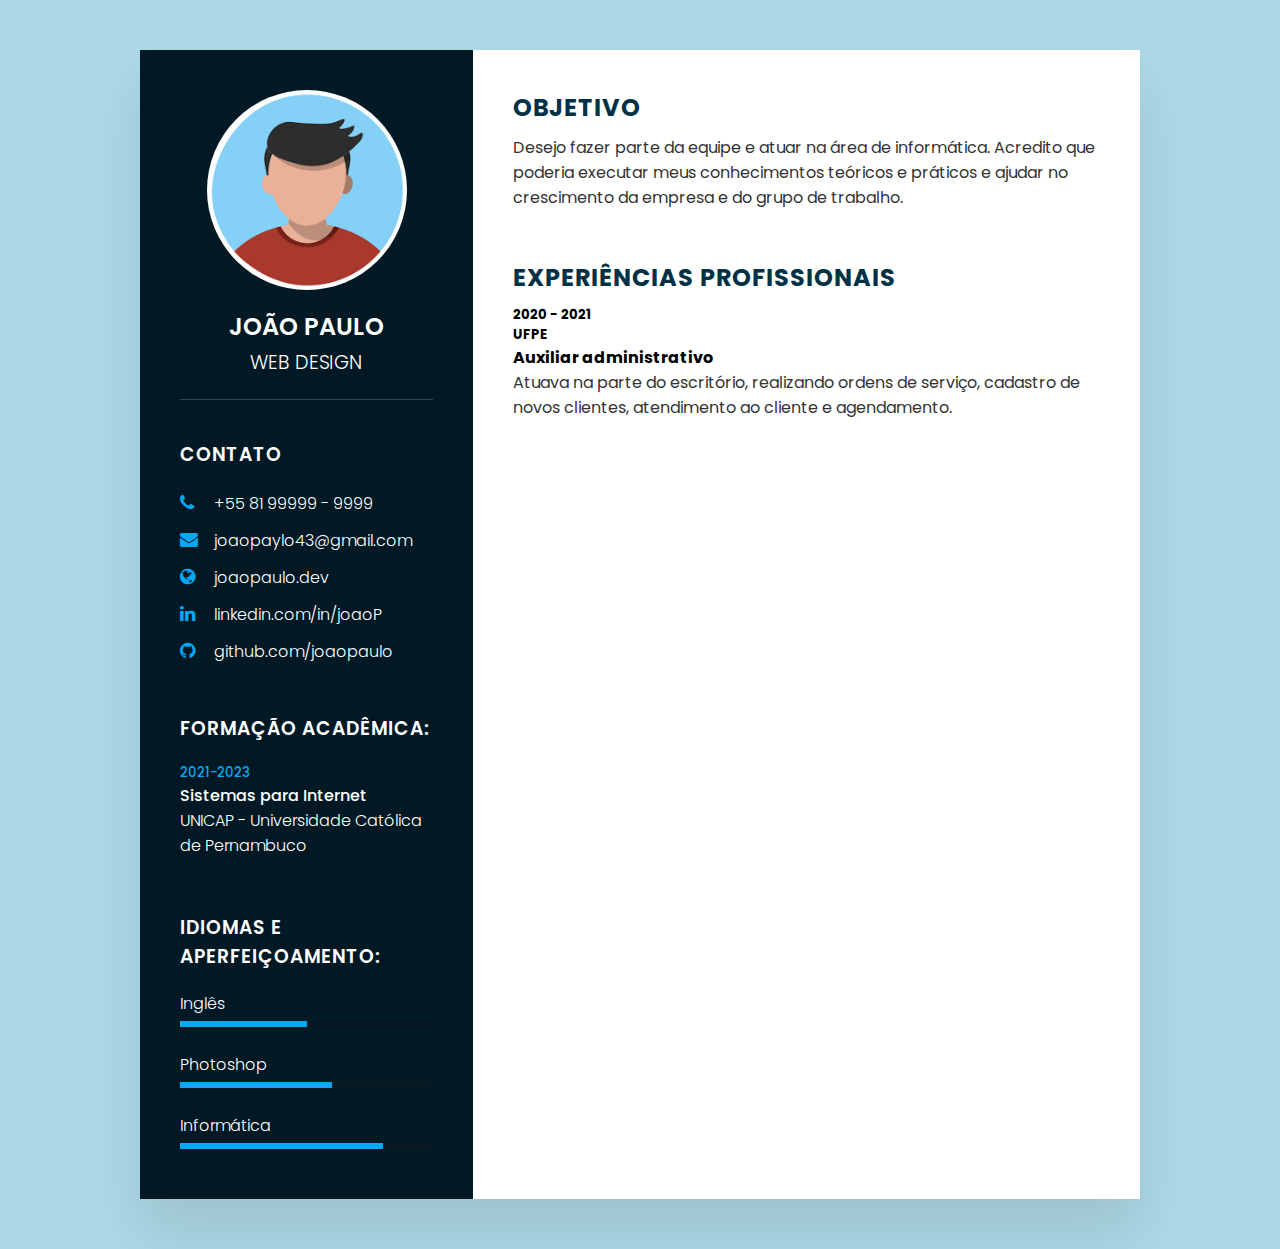
<file: curriculo.html>
<!doctype html>
<html>
    <head>
        <meta charset="utf-8">
        <meta name="viewport" content="width=device-width, initial-scale=1.0">
        <title>Currículo</title>
        <link rel="stylesheet" type="text/css" href="style.css">
        <link rel="preconnect" href="https://fonts.googleapis.com">
        <link rel="preconnect" href="https://fonts.gstatic.com" crossorigin>
        <link href="https://fonts.googleapis.com/css2?family=Poppins&display=swap" rel="stylesheet">
        <link rel="stylesheet" href="https://cdnjs.cloudflare.com/ajax/libs/font-awesome/4.7.0/css/font-awesome.css" integrity="sha512-5A8nwdMOWrSz20fDsjczgUidUBR8liPYU+WymTZP1lmY9G6Oc7HlZv156XqnsgNUzTyMefFTcsFH/tnJE/+xBg==" crossorigin="anonymous" referrerpolicy="no-referrer" />
    </head>

    <body>
        <div class="container">

            <div class="left-Side">
                <div class="profileText">
                    <div class="imgBx">
                        <img src="images.png" width="300" height="250" width="180">
                    </div>
                    <h2>João Paulo<br><span>Web Design</span></h2>
                </div>

                <div class="contactInfo">
                    <h3 class="title">Contato</h3>
                    <ul>
                        <li>
                            <span class="icon"><i class="fa fa-phone" aria-hidden="true"></i>
                            </span>
                            <span class="text">+55 81 99999 - 9999</span>
                        </li>
                        <li>
                            <span class="icon"><i class="fa fa-envelope" aria-hidden="true"></i>
                            </span>
                            <span class="text">joaopaylo43@gmail.com</span>
                        </li>
                        <li>
                            <span class="icon"><i class="fa fa-globe" aria-hidden="true"></i>
                            </span>
                            <span class="text">joaopaulo.dev</span>
                        </li>
                        <li>
                            <span class="icon"><i class="fa fa-linkedin" aria-hidden="true"></i>
                            </span>
                            <span class="text">linkedin.com/in/joaoP</span>
                        </li>
                        <li>
                            <span class="icon"><i class="fa fa-github" aria-hidden="true"></i>
                            </span>
                            <span class="text">github.com/joaopaulo</span>
                        </li>
                    </ul>
                </div>

                <div class="contactInfo education">
                    <h3 class="title">Formação acadêmica:</h3>
                    <ul>
                        <li>
                            <h5>2021-2023</h5>
                            <h4>Sistemas para Internet</h4>
                            <h4>UNICAP - Universidade Católica de Pernambuco </h4>
                        </li>
                    </ul>
                </div>

                <div class="contactInfo linguagem">
                    <h3 class="title">Idiomas e Aperfeiçoamento:</h3>
                    <ul>
                        <li>
                            <span class="text">Inglês</span>
                            <span class="percent">
                                <div style="width: 50%;"></div>
                            </span>
                            <br>
                            <span class="text">Photoshop</span>
                            <span class="percent">
                                <div style="width: 60%;"></div>
                            </span>
                            <br>
                            <span class="text">Informática</span>
                            <span class="percent">
                                <div style="width: 80%;"></div>
                            </span>
                        </li>
                    </ul>
                </div>
            </div> 

            <div class="right-Side"> 
                <div class="about">
                    <h2 class="title2">Objetivo</h2>
                    <p>
                       Desejo fazer parte da equipe e atuar na área de informática. Acredito que poderia executar meus conhecimentos teóricos e práticos e ajudar no crescimento da empresa e do grupo de trabalho.
                    </p>
                </div>
                <div class="about">
                    <h2 class="title2">Experiências profissionais</h2>
                    <div class="box">
                        <div class="tempo">
                            <h5>2020 - 2021</h5>
                            <h5>UFPE</h5>
                        </div>
                        <div class="text">
                            <h4>Auxiliar administrativo</h4>
                            <p>Atuava na parte do escritório, realizando ordens de serviço, cadastro de novos clientes, atendimento ao cliente e agendamento.</p>
                        </div>
                    </div>
                </div>
            </div> 


    </body>
</html>
</file>
<file: style.css>
*{
    margin: 0;
    padding: 0;
    box-sizing: border-box;
    font-family: 'Poppins', sans-serif;}

body{
    background: lightblue;
    display: flex;
    justify-content: center;
    align-items: center;
    min-height: 100vh;
}

.container {
    position: relative;
    width: 100%;
    max-width: 1000px;
    min-height: 1000px;
    background: #fff;
    margin: 50px;
    display: grid;
    grid-template-columns: 1fr 2fr;
    box-shadow: 0 35px 55px rgba(0, 0, 0, 0.1);
}


.container .left-Side{
    position: relative;
    background: #001924;
    padding: 40px;
}

.profileText{
    position: relative;
    display: flex;
    flex-direction: column;
    align-items: center;
    padding-bottom: 20px;
    border-bottom: 1px solid rgba(255, 255, 255, 0.2);
}

.profileText .imgBx{
    position: relative;
    width: 200px;
    height: 200px;
    border-radius:50%;
    overflow: hidden;
}

.profileText .imgBx img{
    position: absolute;
    top: 0;
    left: 0;
    width: 100%;
    height: 100%;
    object-fit: cover;
}

.profileText h2{
    color: #fff;font-size: 1.5em;
    margin-top:20px;
    text-transform: uppercase;
    text-align: center;
    font-weight: 600;
    line-height: 1.4em;
}

.profileText h2 span{
    font-size: 0.8em;
    font-weight: 300;
}

.contactInfo {
    padding-top: 40px;
}

.title{
    color: #fff;
    text-transform: uppercase;
    font-weight: 600;
    letter-spacing: 1px;
    margin-bottom: 20px;
}

.contactInfo ul{
   position: relative; 
}

.contactInfo ul li{ 
    position: relative;
    list-style: none;
    margin: 10px 0;
    cursor: pointer;
}

.contactInfo ul li .icon{ 
    display: inline-block;
    width: 30px;
    font-size: 18px;
    color: #03a9f4;
}

.contactInfo ul li span{ 
    color: #fff;
    font-weight: 300;
}

.contactInfo.education li{
    margin-bottom:15px;
}

.contactInfo.education h5{
    color: #03a9f4;
    font-weight: 500;
}

.contactInfo.education h4:nth-child(2){
    color: #fff;
    font-weight: 500;
}

.contactInfo.education h4{
    color: #fff;
    font-weight: 300;
}

.contactInfo.linguagem .percent{
    position: relative;
    width: 100%;
    height: 6px;
    background: #081921;
    display: block;
    margin-top: 5px;
}

.contactInfo.linguagem .percent div{
    position: absolute;
    top: 0;
    left: 0;
    height: 100%;
    background: #03a9f4;
}


.container .right-Side{
    position: relative;
    background: #fff;
    padding: 40px;
}

.about{
    margin-bottom: 50px;
}

.about:last-child{
    margin-bottom: 0;
}

.title2{
    color: #003147;
    text-transform: uppercase;
    letter-spacing: 1px;
    margin-bottom: 10px;
}

p{
    color: #333;
}
</file>
